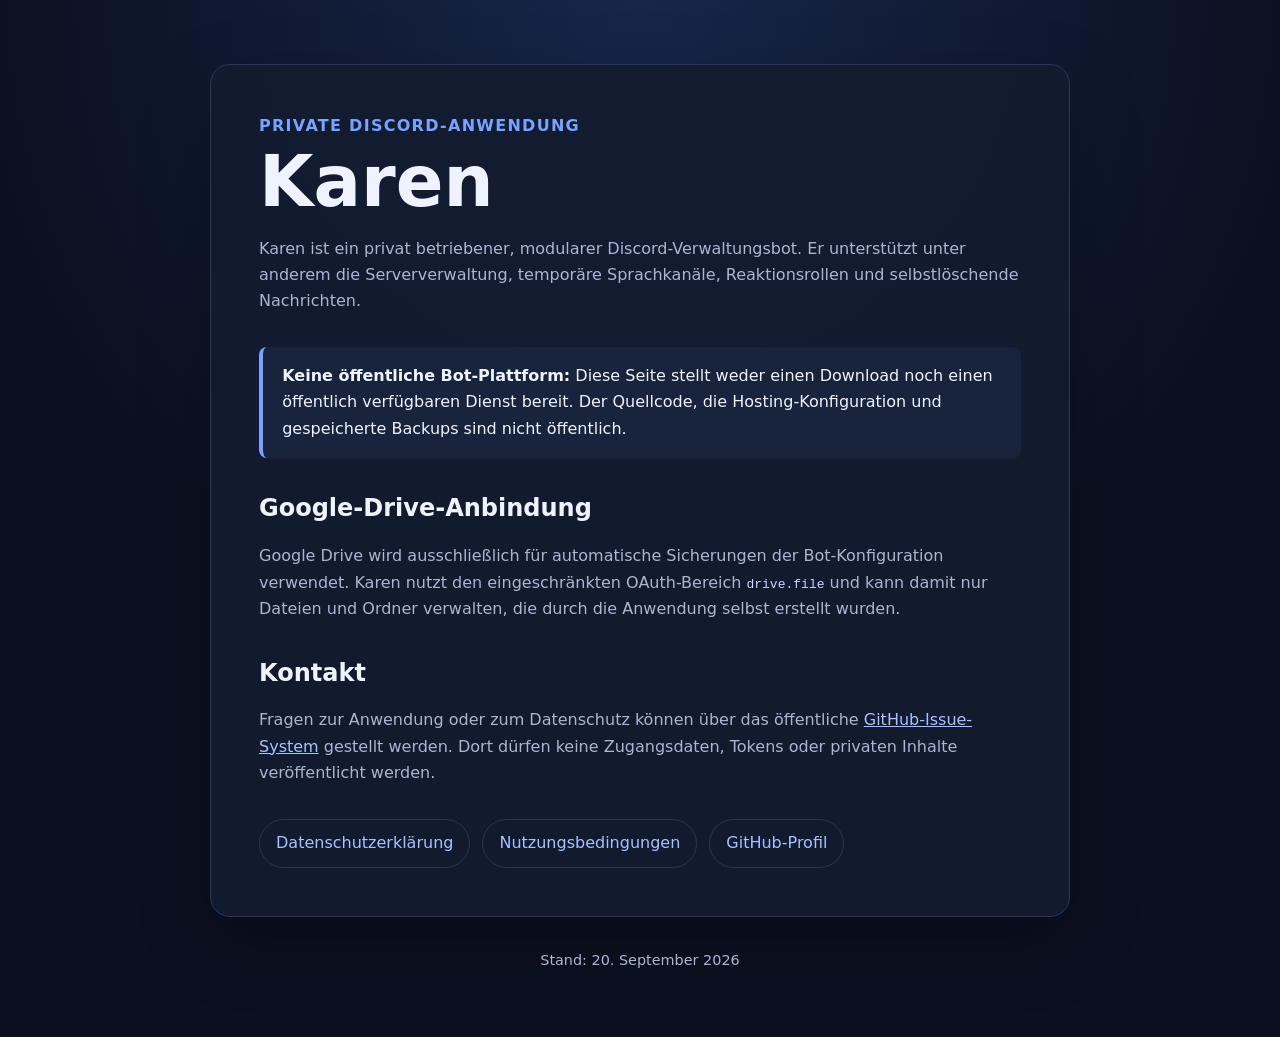
<file: index.html>
<!doctype html>
<html lang="de">
<head>
  <meta charset="utf-8">
  <meta name="viewport" content="width=device-width, initial-scale=1">
  <meta name="description" content="Öffentliche Informationen zur privaten Discord-Anwendung Karen.">
  <title>Karen Discord Bot</title>
  <link rel="stylesheet" href="/styles.css">
</head>
<body>
  <main>
    <article class="card">
      <div class="eyebrow">Private Discord-Anwendung</div>
      <h1>Karen</h1>
      <p>Karen ist ein privat betriebener, modularer Discord-Verwaltungsbot. Er unterstützt unter anderem die Serververwaltung, temporäre Sprachkanäle, Reaktionsrollen und selbstlöschende Nachrichten.</p>
      <div class="notice"><strong>Keine öffentliche Bot-Plattform:</strong> Diese Seite stellt weder einen Download noch einen öffentlich verfügbaren Dienst bereit. Der Quellcode, die Hosting-Konfiguration und gespeicherte Backups sind nicht öffentlich.</div>
      <h2>Google-Drive-Anbindung</h2>
      <p>Google Drive wird ausschließlich für automatische Sicherungen der Bot-Konfiguration verwendet. Karen nutzt den eingeschränkten OAuth-Bereich <code>drive.file</code> und kann damit nur Dateien und Ordner verwalten, die durch die Anwendung selbst erstellt wurden.</p>
      <h2>Kontakt</h2>
      <p>Fragen zur Anwendung oder zum Datenschutz können über das öffentliche <a href="https://github.com/Tetrapack-Codes/Tetrapack-Codes.github.io/issues">GitHub-Issue-System</a> gestellt werden. Dort dürfen keine Zugangsdaten, Tokens oder privaten Inhalte veröffentlicht werden.</p>
      <nav aria-label="Rechtliche Informationen">
        <a href="/privacy.html">Datenschutzerklärung</a>
        <a href="/terms.html">Nutzungsbedingungen</a>
        <a href="https://github.com/Tetrapack-Codes">GitHub-Profil</a>
      </nav>
    </article>
    <footer>Stand: 20. September 2026</footer>
  </main>
</body>
</html>
</file>
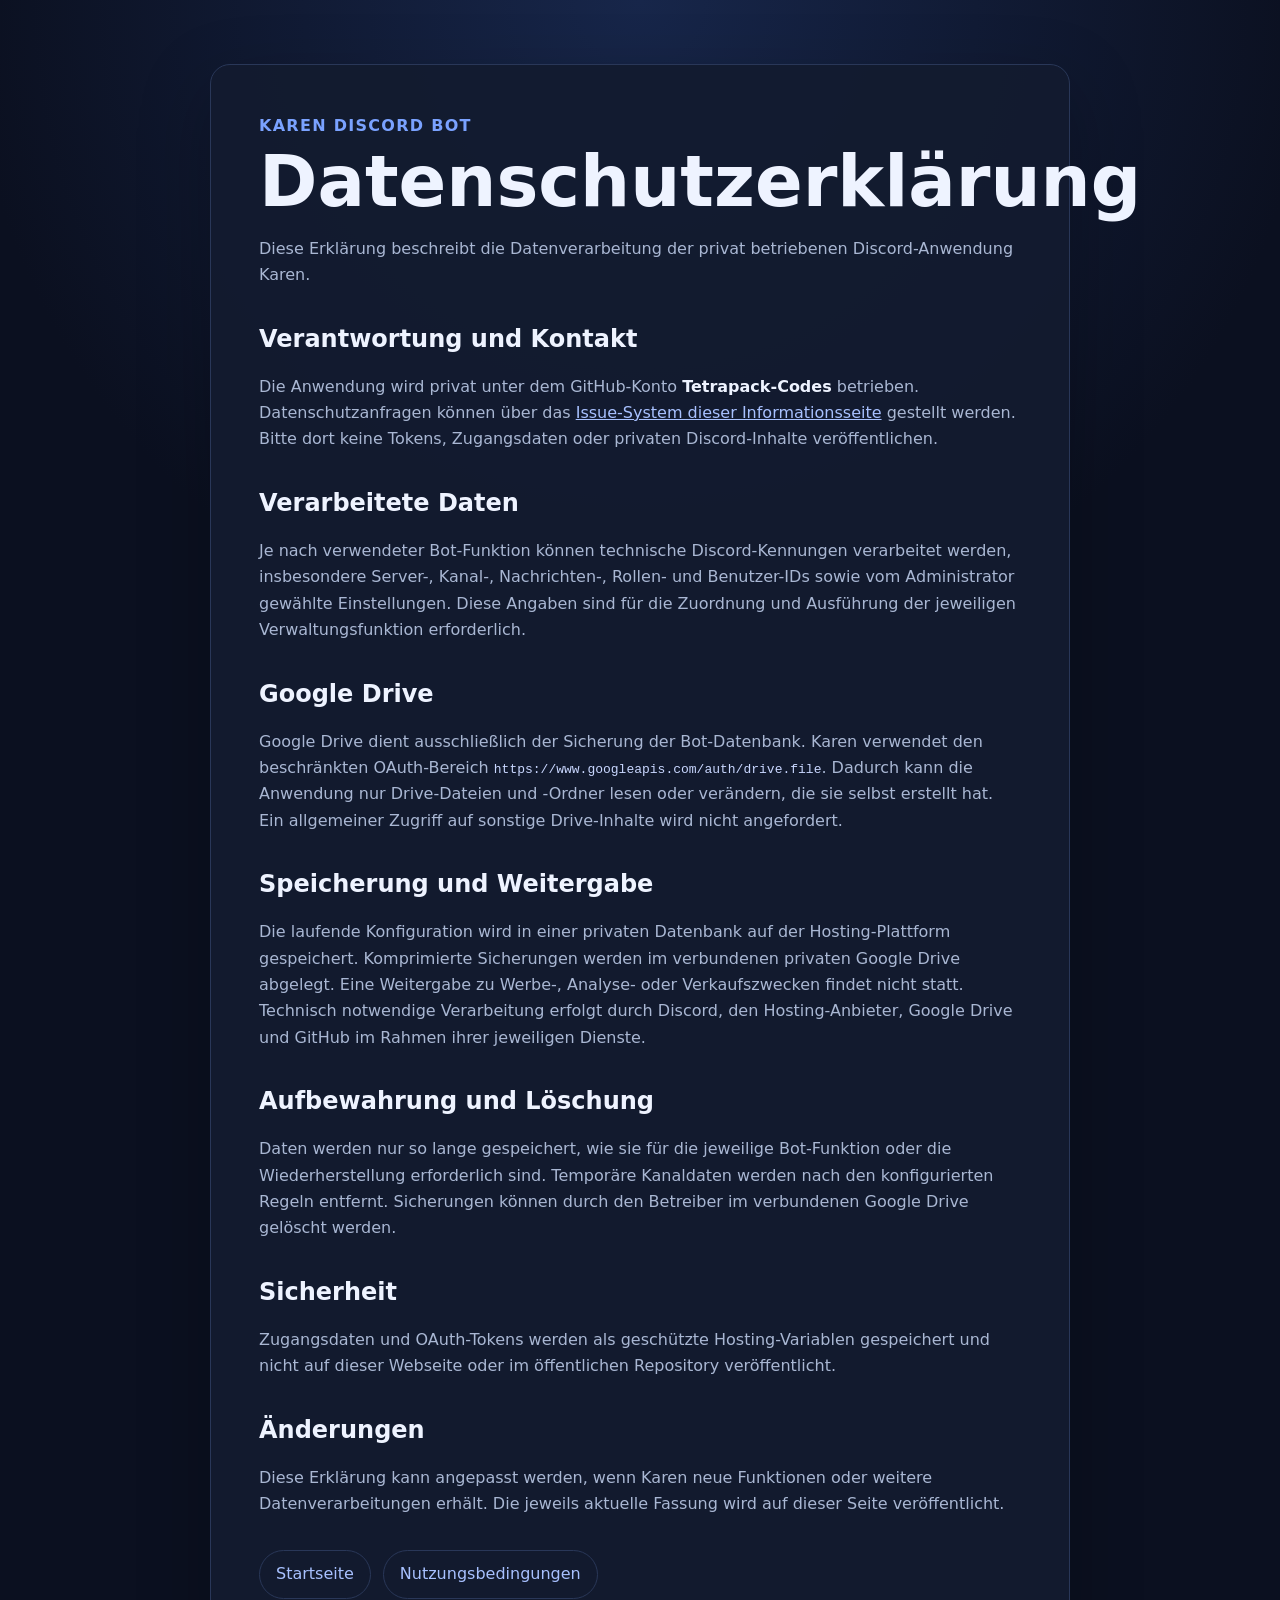
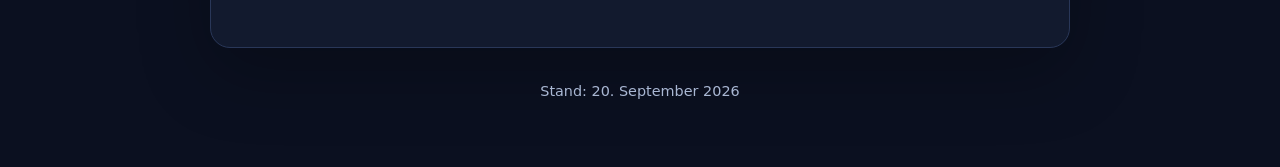
<file: privacy.html>
<!doctype html>
<html lang="de">
<head>
  <meta charset="utf-8">
  <meta name="viewport" content="width=device-width, initial-scale=1">
  <meta name="description" content="Datenschutzerklärung für Karen Discord Bot.">
  <title>Datenschutz – Karen Discord Bot</title>
  <link rel="stylesheet" href="/styles.css">
</head>
<body>
  <main>
    <article class="card">
      <div class="eyebrow">Karen Discord Bot</div>
      <h1>Datenschutzerklärung</h1>
      <p>Diese Erklärung beschreibt die Datenverarbeitung der privat betriebenen Discord-Anwendung Karen.</p>
      <h2>Verantwortung und Kontakt</h2>
      <p>Die Anwendung wird privat unter dem GitHub-Konto <strong>Tetrapack-Codes</strong> betrieben. Datenschutzanfragen können über das <a href="https://github.com/Tetrapack-Codes/Tetrapack-Codes.github.io/issues">Issue-System dieser Informationsseite</a> gestellt werden. Bitte dort keine Tokens, Zugangsdaten oder privaten Discord-Inhalte veröffentlichen.</p>
      <h2>Verarbeitete Daten</h2>
      <p>Je nach verwendeter Bot-Funktion können technische Discord-Kennungen verarbeitet werden, insbesondere Server-, Kanal-, Nachrichten-, Rollen- und Benutzer-IDs sowie vom Administrator gewählte Einstellungen. Diese Angaben sind für die Zuordnung und Ausführung der jeweiligen Verwaltungsfunktion erforderlich.</p>
      <h2>Google Drive</h2>
      <p>Google Drive dient ausschließlich der Sicherung der Bot-Datenbank. Karen verwendet den beschränkten OAuth-Bereich <code>https://www.googleapis.com/auth/drive.file</code>. Dadurch kann die Anwendung nur Drive-Dateien und -Ordner lesen oder verändern, die sie selbst erstellt hat. Ein allgemeiner Zugriff auf sonstige Drive-Inhalte wird nicht angefordert.</p>
      <h2>Speicherung und Weitergabe</h2>
      <p>Die laufende Konfiguration wird in einer privaten Datenbank auf der Hosting-Plattform gespeichert. Komprimierte Sicherungen werden im verbundenen privaten Google Drive abgelegt. Eine Weitergabe zu Werbe-, Analyse- oder Verkaufszwecken findet nicht statt. Technisch notwendige Verarbeitung erfolgt durch Discord, den Hosting-Anbieter, Google Drive und GitHub im Rahmen ihrer jeweiligen Dienste.</p>
      <h2>Aufbewahrung und Löschung</h2>
      <p>Daten werden nur so lange gespeichert, wie sie für die jeweilige Bot-Funktion oder die Wiederherstellung erforderlich sind. Temporäre Kanaldaten werden nach den konfigurierten Regeln entfernt. Sicherungen können durch den Betreiber im verbundenen Google Drive gelöscht werden.</p>
      <h2>Sicherheit</h2>
      <p>Zugangsdaten und OAuth-Tokens werden als geschützte Hosting-Variablen gespeichert und nicht auf dieser Webseite oder im öffentlichen Repository veröffentlicht.</p>
      <h2>Änderungen</h2>
      <p>Diese Erklärung kann angepasst werden, wenn Karen neue Funktionen oder weitere Datenverarbeitungen erhält. Die jeweils aktuelle Fassung wird auf dieser Seite veröffentlicht.</p>
      <nav aria-label="Navigation"><a href="/">Startseite</a><a href="/terms.html">Nutzungsbedingungen</a></nav>
    </article>
    <footer>Stand: 20. September 2026</footer>
  </main>
</body>
</html>
</file>
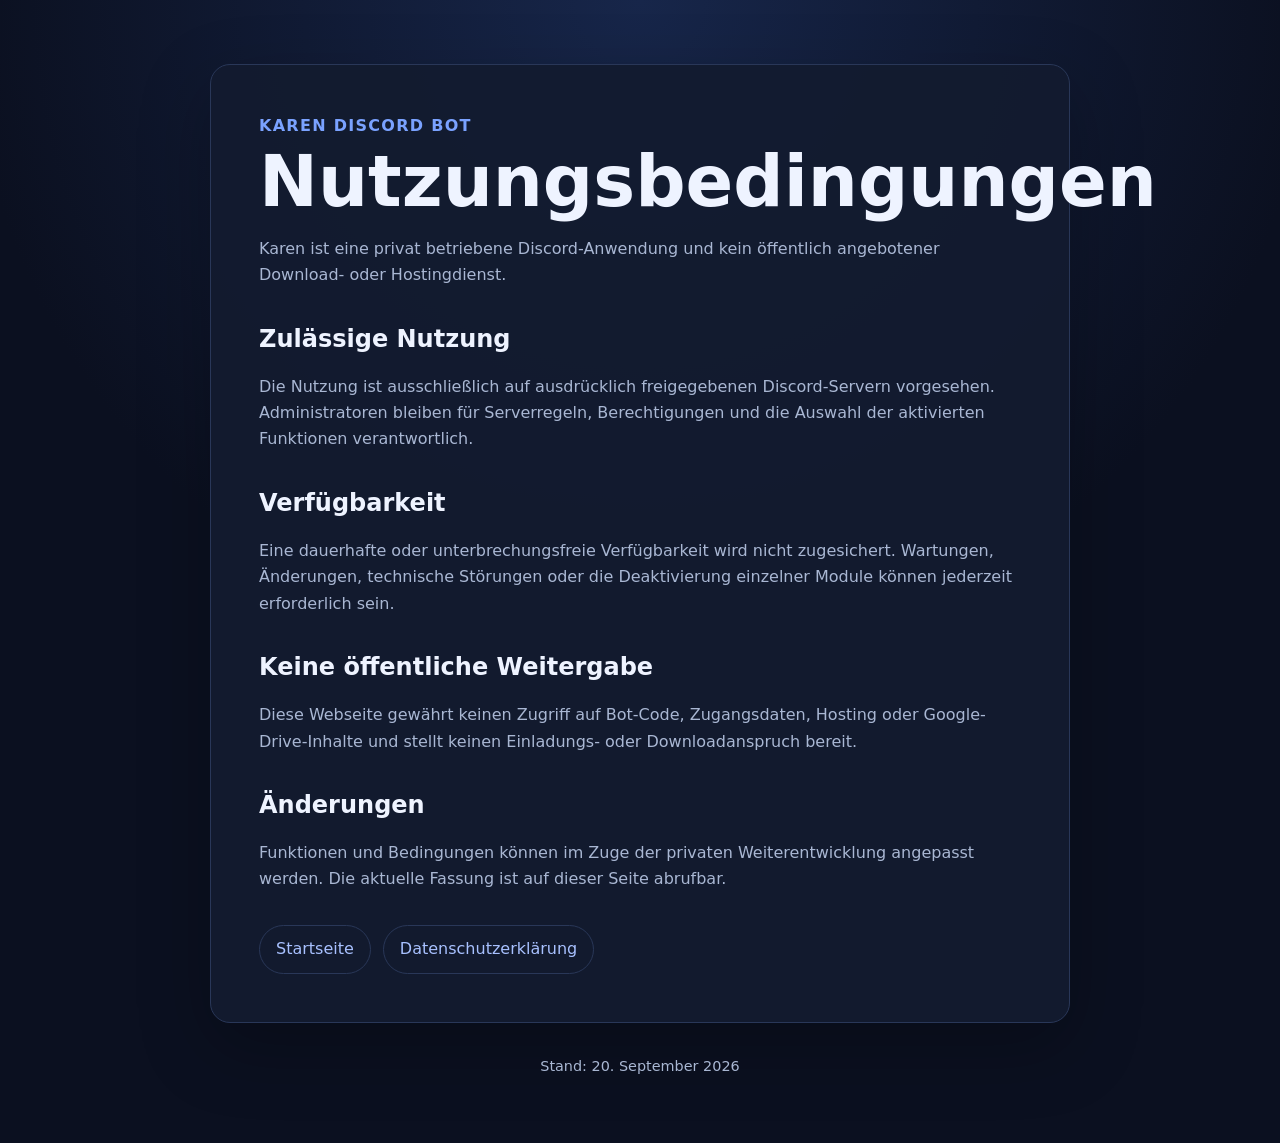
<file: terms.html>
<!doctype html>
<html lang="de">
<head>
  <meta charset="utf-8">
  <meta name="viewport" content="width=device-width, initial-scale=1">
  <meta name="description" content="Nutzungsbedingungen für Karen Discord Bot.">
  <title>Nutzungsbedingungen – Karen Discord Bot</title>
  <link rel="stylesheet" href="/styles.css">
</head>
<body>
  <main>
    <article class="card">
      <div class="eyebrow">Karen Discord Bot</div>
      <h1>Nutzungsbedingungen</h1>
      <p>Karen ist eine privat betriebene Discord-Anwendung und kein öffentlich angebotener Download- oder Hostingdienst.</p>
      <h2>Zulässige Nutzung</h2>
      <p>Die Nutzung ist ausschließlich auf ausdrücklich freigegebenen Discord-Servern vorgesehen. Administratoren bleiben für Serverregeln, Berechtigungen und die Auswahl der aktivierten Funktionen verantwortlich.</p>
      <h2>Verfügbarkeit</h2>
      <p>Eine dauerhafte oder unterbrechungsfreie Verfügbarkeit wird nicht zugesichert. Wartungen, Änderungen, technische Störungen oder die Deaktivierung einzelner Module können jederzeit erforderlich sein.</p>
      <h2>Keine öffentliche Weitergabe</h2>
      <p>Diese Webseite gewährt keinen Zugriff auf Bot-Code, Zugangsdaten, Hosting oder Google-Drive-Inhalte und stellt keinen Einladungs- oder Downloadanspruch bereit.</p>
      <h2>Änderungen</h2>
      <p>Funktionen und Bedingungen können im Zuge der privaten Weiterentwicklung angepasst werden. Die aktuelle Fassung ist auf dieser Seite abrufbar.</p>
      <nav aria-label="Navigation"><a href="/">Startseite</a><a href="/privacy.html">Datenschutzerklärung</a></nav>
    </article>
    <footer>Stand: 20. September 2026</footer>
  </main>
</body>
</html>
</file>
<file: styles.css>
:root{color-scheme:dark;--bg:#0b1020;--surface:#131b2f;--soft:#18233c;--text:#eef3ff;--muted:#a9b7d3;--accent:#7aa2ff;--border:#293758}*{box-sizing:border-box}body{margin:0;min-height:100vh;font-family:Inter,ui-sans-serif,system-ui,-apple-system,BlinkMacSystemFont,"Segoe UI",sans-serif;background:radial-gradient(circle at top,#17264a 0,var(--bg) 42rem);color:var(--text);line-height:1.65}main{width:min(860px,calc(100% - 2rem));margin:0 auto;padding:4rem 0}.card{background:color-mix(in srgb,var(--surface) 94%,transparent);border:1px solid var(--border);border-radius:20px;padding:clamp(1.4rem,4vw,3rem);box-shadow:0 24px 70px rgb(0 0 0/25%)}.eyebrow{color:var(--accent);font-weight:700;letter-spacing:.08em;text-transform:uppercase}h1{margin:.4rem 0 1rem;font-size:clamp(2.2rem,7vw,4.4rem);line-height:1.05}h2{margin-top:2.2rem;line-height:1.25}p,li{color:var(--muted)}strong{color:var(--text)}.notice{margin:2rem 0;padding:1rem 1.2rem;background:var(--soft);border-left:4px solid var(--accent);border-radius:8px}nav{display:flex;flex-wrap:wrap;gap:.75rem;margin-top:2rem}a{color:#a8c1ff}nav a{padding:.65rem 1rem;border:1px solid var(--border);border-radius:999px;text-decoration:none}nav a:hover,nav a:focus-visible{border-color:var(--accent);background:var(--soft)}footer{margin-top:2rem;color:var(--muted);font-size:.9rem;text-align:center}code{color:#c9d7ff}
</file>
